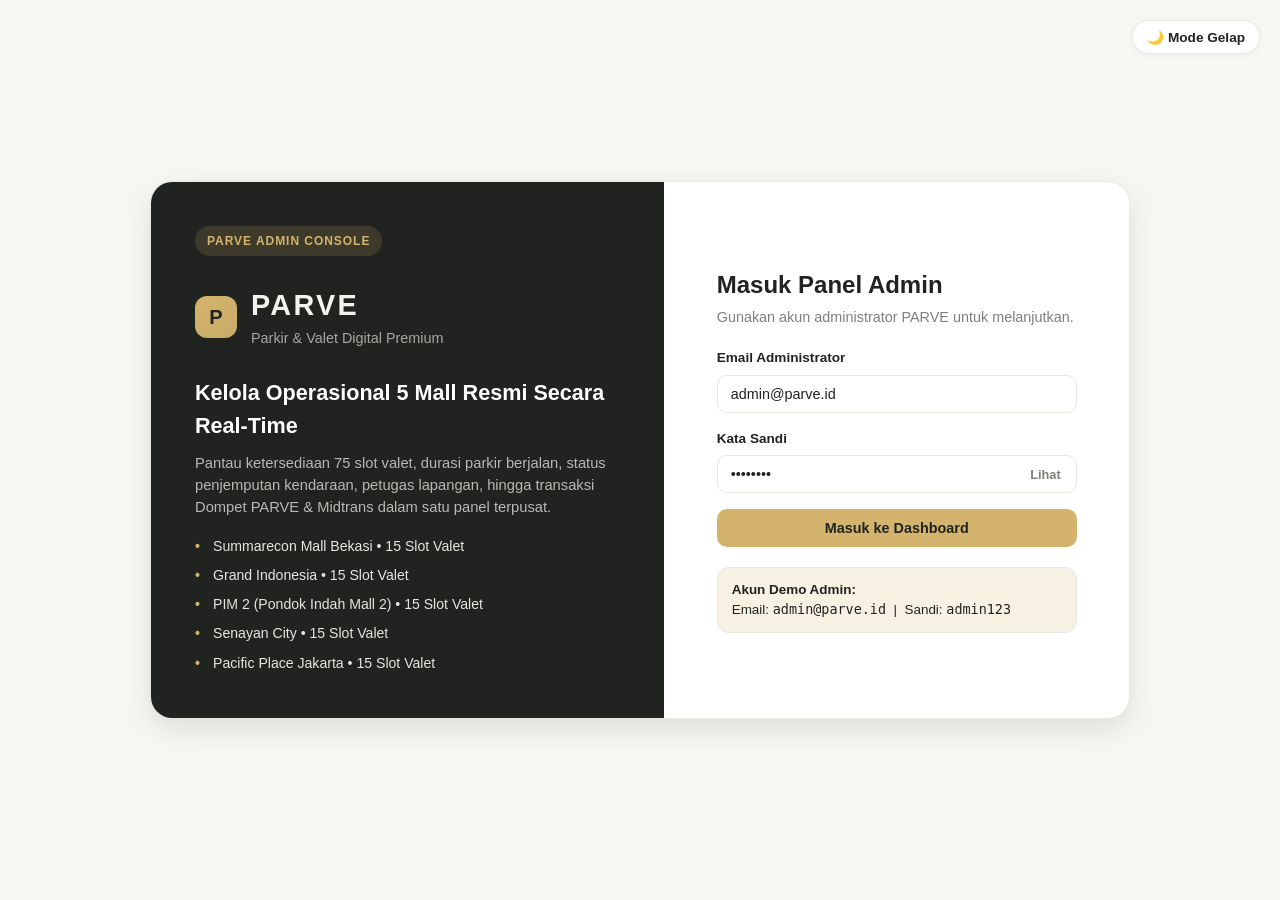
<file: admin_web/index.html>
<!DOCTYPE html>
<html lang="id" data-theme="light">
<head>
  <meta charset="UTF-8" />
  <meta name="viewport" content="width=device-width, initial-scale=1.0" />
  <title>Login Admin — PARVE Parkir &amp; Valet Digital</title>
  <link rel="stylesheet" href="css/theme.css" />
  <link rel="stylesheet" href="css/login.css" />
</head>
<body class="login-page">
  <button id="themeToggleBtn" class="theme-fab" type="button" title="Ubah Tema">
    🌙 Mode Gelap
  </button>

  <main class="login-wrapper">
    <section class="login-brand-panel">
      <div class="brand-badge">PARVE ADMIN CONSOLE</div>
      <div class="brand-logo">
        <span class="logo-mark">P</span>
        <div>
          <h1>PARVE</h1>
          <p>Parkir &amp; Valet Digital Premium</p>
        </div>
      </div>

      <div class="brand-highlights">
        <h2>Kelola Operasional 5 Mall Resmi Secara Real-Time</h2>
        <p>
          Pantau ketersediaan 75 slot valet, durasi parkir berjalan, status
          penjemputan kendaraan, petugas lapangan, hingga transaksi Dompet PARVE
          &amp; Midtrans dalam satu panel terpusat.
        </p>
        <ul>
          <li>Summarecon Mall Bekasi • 15 Slot Valet</li>
          <li>Grand Indonesia • 15 Slot Valet</li>
          <li>PIM 2 (Pondok Indah Mall 2) • 15 Slot Valet</li>
          <li>Senayan City • 15 Slot Valet</li>
          <li>Pacific Place Jakarta • 15 Slot Valet</li>
        </ul>
      </div>
    </section>

    <section class="login-form-panel">
      <div class="login-card">
        <div class="login-header">
          <h2>Masuk Panel Admin</h2>
          <p>Gunakan akun administrator PARVE untuk melanjutkan.</p>
        </div>

        <form id="loginForm" novalidate>
          <div class="form-group">
            <label for="email">Email Administrator</label>
            <input
              type="email"
              id="email"
              name="email"
              placeholder="admin@parve.id"
              value="admin@parve.id"
              required
            />
          </div>

          <div class="form-group">
            <label for="password">Kata Sandi</label>
            <div class="password-input-wrap">
              <input
                type="password"
                id="password"
                name="password"
                placeholder="Masukkan kata sandi"
                value="admin123"
                required
              />
              <button
                type="button"
                id="togglePassword"
                class="btn-eye"
                aria-label="Tampilkan kata sandi"
              >
                Lihat
              </button>
            </div>
          </div>

          <div id="loginError" class="alert-error hidden"></div>

          <button type="submit" class="btn btn-gold btn-full">
            Masuk ke Dashboard
          </button>
        </form>

        <div class="demo-box">
          <strong>Akun Demo Admin:</strong><br />
          Email: <code>admin@parve.id</code> &nbsp;|&nbsp; Sandi: <code>admin123</code>
        </div>
      </div>
    </section>
  </main>

  <script src="js/store.js"></script>
  <script src="js/auth.js"></script>
</body>
</html>
</file>
<file: admin_web/css/theme.css>
/* Palet Warna Resmi PARVE (Sinkron dengan lib/core/app_colors.dart) */
:root,
[data-theme="light"] {
  --bg-page: #f7f7f4;
  --surface: #ffffff;
  --surface-subtle: #f4f5f1;
  --hero-dark: #20231f;
  --dark-primary: #20231f;
  --on-gold: #20231f;
  --gold-text: #c9ab68;
  --gold-button: #d4b46c;
  --gold-hover: #c5a358;
  --card-border: #e7e9e1;
  --divider: #e8eae3;
  --text-secondary: #7e807c;
  --text-muted: #8e918c;
  --badge-bg: #eaf3ed;
  --badge-green: #38705c;
  --nav-pill-bg: #f4eddd;
  --nav-active: #6b5832;
  --soft-gold-banner: #f3ece0;
  --soft-gold-card: #f7f1e4;
  --danger-bg: #fdecec;
  --danger-text: #b42318;
  --warn-bg: #fef6e4;
  --warn-text: #9a6700;
  --shadow-sm: 0 2px 8px rgba(32, 35, 31, 0.05);
  --shadow-md: 0 10px 30px rgba(32, 35, 31, 0.12);
}

[data-theme="dark"] {
  --bg-page: #151715;
  --surface: #20231f;
  --surface-subtle: #292d28;
  --hero-dark: #262a25;
  --dark-primary: #f3f3ee;
  --on-gold: #20231f;
  --gold-text: #c9ab68;
  --gold-button: #d4b46c;
  --gold-hover: #e0c27b;
  --card-border: #323630;
  --divider: #2d312b;
  --text-secondary: #a5a8a2;
  --text-muted: #8c9089;
  --badge-bg: #1f352b;
  --badge-green: #69c89e;
  --nav-pill-bg: #352f22;
  --nav-active: #e0c27b;
  --soft-gold-banner: #2d271c;
  --soft-gold-card: #2b251b;
  --danger-bg: #3a1f21;
  --danger-text: #f98c86;
  --warn-bg: #382e18;
  --warn-text: #f3c969;
  --shadow-sm: 0 2px 10px rgba(0, 0, 0, 0.25);
  --shadow-md: 0 14px 36px rgba(0, 0, 0, 0.45);
}

*,
*::before,
*::after {
  box-sizing: border-box;
  margin: 0;
  padding: 0;
}

body {
  font-family: "Segoe UI", Roboto, -apple-system, BlinkMacSystemFont, sans-serif;
  background-color: var(--bg-page);
  color: var(--dark-primary);
  line-height: 1.5;
  transition: background-color 0.2s ease, color 0.2s ease;
}

.hidden {
  display: none !important;
}

.muted-text {
  color: var(--text-secondary);
  font-size: 0.875rem;
}

.logo-mark {
  display: inline-flex;
  align-items: center;
  justify-content: center;
  width: 42px;
  height: 42px;
  border-radius: 12px;
  background: linear-gradient(135deg, var(--gold-button), var(--gold-text));
  color: var(--on-gold);
  font-weight: 800;
  font-size: 1.25rem;
  flex-shrink: 0;
}

/* Tombol */
.btn {
  display: inline-flex;
  align-items: center;
  justify-content: center;
  gap: 8px;
  padding: 10px 16px;
  border-radius: 10px;
  border: 1px solid transparent;
  font-size: 0.9rem;
  font-weight: 600;
  cursor: pointer;
  transition: all 0.18s ease;
  white-space: nowrap;
}

.btn-sm {
  padding: 7px 12px;
  font-size: 0.82rem;
  border-radius: 8px;
}

.btn-full {
  width: 100%;
}

.btn-gold {
  background: var(--gold-button);
  color: var(--on-gold);
}
.btn-gold:hover {
  background: var(--gold-hover);
  transform: translateY(-1px);
}

.btn-subtle {
  background: var(--surface-subtle);
  color: var(--dark-primary);
  border-color: var(--card-border);
}
.btn-subtle:hover {
  border-color: var(--gold-text);
}

.btn-outline-light {
  background: transparent;
  color: #f3f3ee;
  border-color: rgba(243, 243, 238, 0.25);
}
.btn-outline-light:hover {
  background: rgba(255, 255, 255, 0.08);
}

.btn-danger {
  background: var(--danger-bg);
  color: var(--danger-text);
}
.btn-danger:hover {
  filter: brightness(0.95);
}

.icon-btn {
  background: var(--surface-subtle);
  color: var(--dark-primary);
  border: 1px solid var(--card-border);
  width: 36px;
  height: 36px;
  border-radius: 8px;
  cursor: pointer;
  font-size: 1rem;
  display: inline-flex;
  align-items: center;
  justify-content: center;
}

/* Form Elements */
.form-group {
  display: flex;
  flex-direction: column;
  gap: 6px;
}

.form-group label {
  font-size: 0.85rem;
  font-weight: 600;
  color: var(--dark-primary);
}

input[type="text"],
input[type="email"],
input[type="password"],
input[type="number"],
input[type="search"],
select,
.input-select {
  width: 100%;
  padding: 10px 13px;
  border-radius: 10px;
  border: 1px solid var(--card-border);
  background: var(--surface);
  color: var(--dark-primary);
  font-size: 0.9rem;
  outline: none;
  transition: border-color 0.15s ease;
}

input:focus,
select:focus {
  border-color: var(--gold-text);
}

/* Badges */
.badge {
  display: inline-flex;
  align-items: center;
  gap: 6px;
  padding: 4px 10px;
  border-radius: 999px;
  font-size: 0.78rem;
  font-weight: 600;
}

.badge-green {
  background: var(--badge-bg);
  color: var(--badge-green);
}

.badge-gold {
  background: var(--nav-pill-bg);
  color: var(--nav-active);
}

.badge-warn {
  background: var(--warn-bg);
  color: var(--warn-text);
}

.badge-danger {
  background: var(--danger-bg);
  color: var(--danger-text);
}

.badge-muted {
  background: var(--surface-subtle);
  color: var(--text-secondary);
}

/* Toast Notifications */
.toast-container {
  position: fixed;
  right: 20px;
  bottom: 20px;
  display: flex;
  flex-direction: column;
  gap: 10px;
  z-index: 2000;
}

.toast {
  background: var(--hero-dark);
  color: #f3f3ee;
  border-left: 4px solid var(--gold-button);
  padding: 12px 16px;
  border-radius: 10px;
  box-shadow: var(--shadow-md);
  font-size: 0.88rem;
  min-width: 260px;
  animation: slideIn 0.2s ease;
}

@keyframes slideIn {
  from {
    opacity: 0;
    transform: translateY(10px);
  }
  to {
    opacity: 1;
    transform: translateY(0);
  }
}
</file>
<file: admin_web/css/login.css>
.login-page {
  min-height: 100vh;
  display: flex;
  align-items: center;
  justify-content: center;
  padding: 24px;
}

.theme-fab {
  position: fixed;
  top: 20px;
  right: 20px;
  padding: 8px 14px;
  border-radius: 999px;
  border: 1px solid var(--card-border);
  background: var(--surface);
  color: var(--dark-primary);
  font-size: 0.85rem;
  font-weight: 600;
  cursor: pointer;
  box-shadow: var(--shadow-sm);
}

.login-wrapper {
  width: 100%;
  max-width: 980px;
  display: grid;
  grid-template-columns: 1.05fr 0.95fr;
  background: var(--surface);
  border: 1px solid var(--card-border);
  border-radius: 22px;
  overflow: hidden;
  box-shadow: var(--shadow-md);
}

.login-brand-panel {
  background: #20231f;
  color: #f3f3ee;
  padding: 44px;
  display: flex;
  flex-direction: column;
  justify-content: space-between;
  gap: 28px;
}

.brand-badge {
  display: inline-block;
  align-self: flex-start;
  padding: 6px 12px;
  border-radius: 999px;
  background: rgba(212, 180, 108, 0.16);
  color: var(--gold-button);
  font-size: 0.75rem;
  font-weight: 700;
  letter-spacing: 0.08em;
}

.brand-logo {
  display: flex;
  align-items: center;
  gap: 14px;
}

.brand-logo h1 {
  font-size: 1.8rem;
  letter-spacing: 0.08em;
}

.brand-logo p {
  color: #a5a8a2;
  font-size: 0.9rem;
}

.brand-highlights h2 {
  font-size: 1.35rem;
  margin-bottom: 10px;
  color: #ffffff;
}

.brand-highlights p {
  color: #b7bab4;
  font-size: 0.92rem;
  margin-bottom: 18px;
}

.brand-highlights ul {
  list-style: none;
  display: flex;
  flex-direction: column;
  gap: 8px;
}

.brand-highlights li {
  font-size: 0.88rem;
  color: #e4e6e0;
  padding-left: 18px;
  position: relative;
}

.brand-highlights li::before {
  content: "•";
  color: var(--gold-button);
  position: absolute;
  left: 0;
  font-weight: bold;
}

.login-form-panel {
  padding: 44px;
  display: flex;
  align-items: center;
  justify-content: center;
}

.login-card {
  width: 100%;
  max-width: 360px;
  display: flex;
  flex-direction: column;
  gap: 20px;
}

.login-header h2 {
  font-size: 1.5rem;
  margin-bottom: 4px;
}

.login-header p {
  color: var(--text-secondary);
  font-size: 0.9rem;
}

#loginForm {
  display: flex;
  flex-direction: column;
  gap: 16px;
}

.password-input-wrap {
  position: relative;
}

.password-input-wrap input {
  padding-right: 68px;
}

.btn-eye {
  position: absolute;
  right: 8px;
  top: 50%;
  transform: translateY(-50%);
  background: transparent;
  border: none;
  color: var(--text-secondary);
  font-size: 0.8rem;
  font-weight: 600;
  cursor: pointer;
  padding: 4px 8px;
}

.alert-error {
  padding: 10px 12px;
  border-radius: 10px;
  background: var(--danger-bg);
  color: var(--danger-text);
  font-size: 0.85rem;
  font-weight: 500;
}

.demo-box {
  padding: 12px 14px;
  border-radius: 12px;
  background: var(--soft-gold-card);
  border: 1px solid var(--card-border);
  font-size: 0.84rem;
  color: var(--dark-primary);
}

@media (max-width: 820px) {
  .login-wrapper {
    grid-template-columns: 1fr;
  }
  .login-brand-panel,
  .login-form-panel {
    padding: 28px;
  }
}
</file>
<file: admin_web/css/dashboard.css>
.app-layout {
  display: flex;
  min-height: 100vh;
}

/* Sidebar */
.sidebar {
  width: 265px;
  background: #20231f;
  color: #f3f3ee;
  display: flex;
  flex-direction: column;
  padding: 20px 16px;
  position: fixed;
  top: 0;
  bottom: 0;
  left: 0;
  z-index: 1000;
  transition: transform 0.22s ease;
}

.sidebar-header {
  display: flex;
  align-items: center;
  justify-content: space-between;
  padding-bottom: 20px;
  border-bottom: 1px solid rgba(255, 255, 255, 0.08);
  margin-bottom: 18px;
}

.sidebar-brand {
  display: flex;
  align-items: center;
  gap: 12px;
}

.sidebar-brand strong {
  display: block;
  font-size: 1.15rem;
  letter-spacing: 0.08em;
}

.sidebar-brand small {
  color: var(--gold-text);
  font-size: 0.78rem;
}

.sidebar-nav {
  display: flex;
  flex-direction: column;
  gap: 6px;
  flex: 1;
}

.nav-item {
  display: flex;
  align-items: center;
  gap: 10px;
  padding: 11px 14px;
  border-radius: 10px;
  border: none;
  background: transparent;
  color: #cfd2cc;
  font-size: 0.92rem;
  font-weight: 500;
  cursor: pointer;
  text-align: left;
  transition: all 0.16s ease;
}

.nav-item:hover {
  background: rgba(255, 255, 255, 0.06);
  color: #ffffff;
}

.nav-item.active {
  background: rgba(212, 180, 108, 0.16);
  color: var(--gold-button);
  font-weight: 700;
}

.nav-badge {
  margin-left: auto;
  background: var(--gold-button);
  color: var(--on-gold);
  font-size: 0.75rem;
  font-weight: 700;
  padding: 2px 8px;
  border-radius: 999px;
}

.sidebar-footer {
  padding-top: 16px;
  border-top: 1px solid rgba(255, 255, 255, 0.08);
  display: flex;
  flex-direction: column;
  gap: 12px;
}

.admin-profile {
  display: flex;
  align-items: center;
  gap: 10px;
}

.avatar {
  width: 38px;
  height: 38px;
  border-radius: 50%;
  background: rgba(212, 180, 108, 0.2);
  color: var(--gold-button);
  display: flex;
  align-items: center;
  justify-content: center;
  font-weight: 700;
  font-size: 0.85rem;
}

.admin-name {
  font-size: 0.9rem;
  font-weight: 600;
}

.admin-role {
  font-size: 0.76rem;
  color: #9da19b;
}

/* Main Layout */
.main-wrapper {
  flex: 1;
  margin-left: 265px;
  display: flex;
  flex-direction: column;
  min-width: 0;
}

.topbar {
  background: var(--surface);
  border-bottom: 1px solid var(--card-border);
  padding: 16px 28px;
  display: flex;
  align-items: center;
  justify-content: space-between;
  gap: 16px;
  position: sticky;
  top: 0;
  z-index: 500;
}

.topbar-left {
  display: flex;
  align-items: center;
  gap: 12px;
}

.topbar-left h1 {
  font-size: 1.25rem;
}

.topbar-right {
  display: flex;
  align-items: center;
  gap: 10px;
  flex-wrap: wrap;
}

.search-box input {
  width: 230px;
}

.content {
  padding: 24px 28px 40px;
}

.page-section {
  display: none;
  flex-direction: column;
  gap: 20px;
}

.page-section.active {
  display: flex;
}

/* Cards & Grids */
.card {
  background: var(--surface);
  border: 1px solid var(--card-border);
  border-radius: 16px;
  padding: 20px;
  box-shadow: var(--shadow-sm);
}

.card-header {
  display: flex;
  align-items: flex-start;
  justify-content: space-between;
  gap: 12px;
  margin-bottom: 16px;
}

.card-header.wrap {
  flex-wrap: wrap;
}

.card-header h3 {
  font-size: 1.05rem;
}

.kpi-grid {
  display: grid;
  grid-template-columns: repeat(4, 1fr);
  gap: 16px;
}

.kpi-grid.kpi-3 {
  grid-template-columns: repeat(3, 1fr);
}

.kpi-card {
  background: var(--surface);
  border: 1px solid var(--card-border);
  border-radius: 16px;
  padding: 18px 20px;
  box-shadow: var(--shadow-sm);
  display: flex;
  flex-direction: column;
  gap: 8px;
}

.kpi-card.hero {
  background: var(--hero-dark);
  color: #f3f3ee;
  border-color: transparent;
}

.kpi-card.hero .kpi-label,
.kpi-card.hero .kpi-sub {
  color: #b7bab4;
}

.kpi-card.hero .kpi-value {
  color: var(--gold-button);
}

.kpi-label {
  font-size: 0.84rem;
  color: var(--text-secondary);
  font-weight: 600;
}

.kpi-value {
  font-size: 1.65rem;
  font-weight: 800;
}

.kpi-sub {
  font-size: 0.8rem;
  color: var(--text-muted);
}

.overview-grid {
  display: grid;
  grid-template-columns: 1.15fr 0.85fr;
  gap: 20px;
}

/* Mini Mall List & Progress Bars */
.mall-mini-list,
.recent-list {
  display: flex;
  flex-direction: column;
  gap: 12px;
}

.mall-mini-item {
  padding: 12px 14px;
  border-radius: 12px;
  background: var(--surface-subtle);
  border: 1px solid var(--card-border);
}

.mall-mini-top {
  display: flex;
  justify-content: space-between;
  align-items: center;
  gap: 8px;
  margin-bottom: 8px;
}

.progress-track {
  height: 8px;
  border-radius: 999px;
  background: var(--card-border);
  overflow: hidden;
}

.progress-fill {
  height: 100%;
  border-radius: 999px;
  background: var(--gold-button);
  transition: width 0.25s ease;
}

.progress-fill.full {
  background: var(--danger-text);
}

.recent-item {
  display: flex;
  justify-content: space-between;
  align-items: center;
  gap: 12px;
  padding: 12px 14px;
  border-radius: 12px;
  background: var(--surface-subtle);
  border: 1px solid var(--card-border);
}

/* Tables */
.toolbar {
  display: flex;
  align-items: center;
  gap: 10px;
  flex-wrap: wrap;
}

.toolbar .input-select {
  width: auto;
  min-width: 170px;
}

.table-responsive {
  width: 100%;
  overflow-x: auto;
}

.data-table {
  width: 100%;
  border-collapse: collapse;
  min-width: 780px;
}

.data-table th,
.data-table td {
  padding: 13px 12px;
  text-align: left;
  border-bottom: 1px solid var(--divider);
  font-size: 0.88rem;
  vertical-align: middle;
}

.data-table th {
  color: var(--text-secondary);
  font-size: 0.78rem;
  text-transform: uppercase;
  letter-spacing: 0.04em;
  background: var(--surface-subtle);
}

.stopwatch-pill {
  font-family: Consolas, "Courier New", monospace;
  font-weight: 700;
  color: var(--nav-active);
  background: var(--nav-pill-bg);
  padding: 3px 8px;
  border-radius: 6px;
  display: inline-block;
  margin-bottom: 4px;
}

.action-group {
  display: flex;
  gap: 6px;
  flex-wrap: wrap;
}

/* Malls Grid */
.section-banner {
  background: var(--soft-gold-banner);
  border: 1px solid var(--card-border);
  border-radius: 16px;
  padding: 18px 20px;
  display: flex;
  align-items: center;
  justify-content: space-between;
  gap: 16px;
  flex-wrap: wrap;
}

.gold-pill {
  background: var(--gold-button);
  color: var(--on-gold);
  font-weight: 700;
  padding: 8px 14px;
  border-radius: 999px;
  font-size: 0.88rem;
}

.malls-grid {
  display: grid;
  grid-template-columns: repeat(auto-fill, minmax(310px, 1fr));
  gap: 18px;
}

.mall-card {
  background: var(--surface);
  border: 1px solid var(--card-border);
  border-radius: 16px;
  padding: 18px;
  display: flex;
  flex-direction: column;
  gap: 12px;
  box-shadow: var(--shadow-sm);
}

.mall-card-top {
  display: flex;
  justify-content: space-between;
  align-items: flex-start;
  gap: 8px;
}

.mall-meta {
  font-size: 0.83rem;
  color: var(--text-secondary);
  display: flex;
  flex-direction: column;
  gap: 4px;
}

.facility-tags {
  display: flex;
  flex-wrap: wrap;
  gap: 6px;
}

.facility-tag {
  font-size: 0.75rem;
  padding: 3px 8px;
  border-radius: 6px;
  background: var(--surface-subtle);
  color: var(--text-secondary);
}

.mall-controls {
  display: flex;
  align-items: center;
  justify-content: space-between;
  gap: 8px;
  padding-top: 10px;
  border-top: 1px solid var(--divider);
}

/* Settings */
.settings-grid {
  display: grid;
  grid-template-columns: 1fr 1fr;
  gap: 20px;
}

.stack-form {
  display: flex;
  flex-direction: column;
  gap: 14px;
}

.inline-form {
  display: flex;
  gap: 8px;
  margin-bottom: 14px;
}

.divider {
  border: none;
  border-top: 1px solid var(--divider);
  margin: 20px 0;
}

.danger-zone {
  display: flex;
  align-items: center;
  justify-content: space-between;
  gap: 12px;
}

.officers-list {
  display: flex;
  flex-direction: column;
  gap: 10px;
}

.officer-item {
  display: flex;
  align-items: center;
  justify-content: space-between;
  padding: 10px 12px;
  border-radius: 10px;
  background: var(--surface-subtle);
  border: 1px solid var(--card-border);
}

/* Modal */
.modal-backdrop {
  position: fixed;
  inset: 0;
  background: rgba(15, 17, 15, 0.6);
  display: flex;
  align-items: center;
  justify-content: center;
  padding: 20px;
  z-index: 1500;
}

.modal-card {
  width: 100%;
  max-width: 560px;
  max-height: 90vh;
  overflow-y: auto;
  background: var(--surface);
  border: 1px solid var(--card-border);
  border-radius: 18px;
  padding: 22px;
  box-shadow: var(--shadow-md);
}

.modal-card.modal-lg {
  max-width: 680px;
}

.modal-header {
  display: flex;
  align-items: flex-start;
  justify-content: space-between;
  gap: 12px;
  margin-bottom: 16px;
}

.modal-footer {
  display: flex;
  justify-content: flex-end;
  gap: 10px;
  margin-top: 8px;
}

.form-row {
  display: grid;
  grid-template-columns: 1fr 1fr;
  gap: 12px;
}

.detail-grid {
  display: grid;
  grid-template-columns: 1fr 1fr;
  gap: 12px;
  margin-bottom: 16px;
}

.detail-box {
  background: var(--surface-subtle);
  border: 1px solid var(--card-border);
  border-radius: 12px;
  padding: 12px 14px;
}

.detail-box small {
  color: var(--text-secondary);
  display: block;
  margin-bottom: 4px;
}

.journey-list {
  display: flex;
  flex-direction: column;
  gap: 10px;
  margin: 14px 0;
}

.journey-step {
  display: flex;
  justify-content: space-between;
  align-items: center;
  padding: 10px 12px;
  border-left: 3px solid var(--gold-button);
  background: var(--surface-subtle);
  border-radius: 0 10px 10px 0;
}

.mobile-only {
  display: none;
}

@media (max-width: 1120px) {
  .kpi-grid {
    grid-template-columns: repeat(2, 1fr);
  }
  .overview-grid,
  .settings-grid {
    grid-template-columns: 1fr;
  }
}

@media (max-width: 860px) {
  .mobile-only {
    display: inline-flex;
  }
  .sidebar {
    transform: translateX(-100%);
  }
  .sidebar.open {
    transform: translateX(0);
  }
  .main-wrapper {
    margin-left: 0;
  }
  .topbar {
    padding: 14px 16px;
  }
  .content {
    padding: 16px;
  }
  .search-box input {
    width: 170px;
  }
  .form-row,
  .detail-grid,
  .kpi-grid.kpi-3 {
    grid-template-columns: 1fr;
  }
}
</file>
